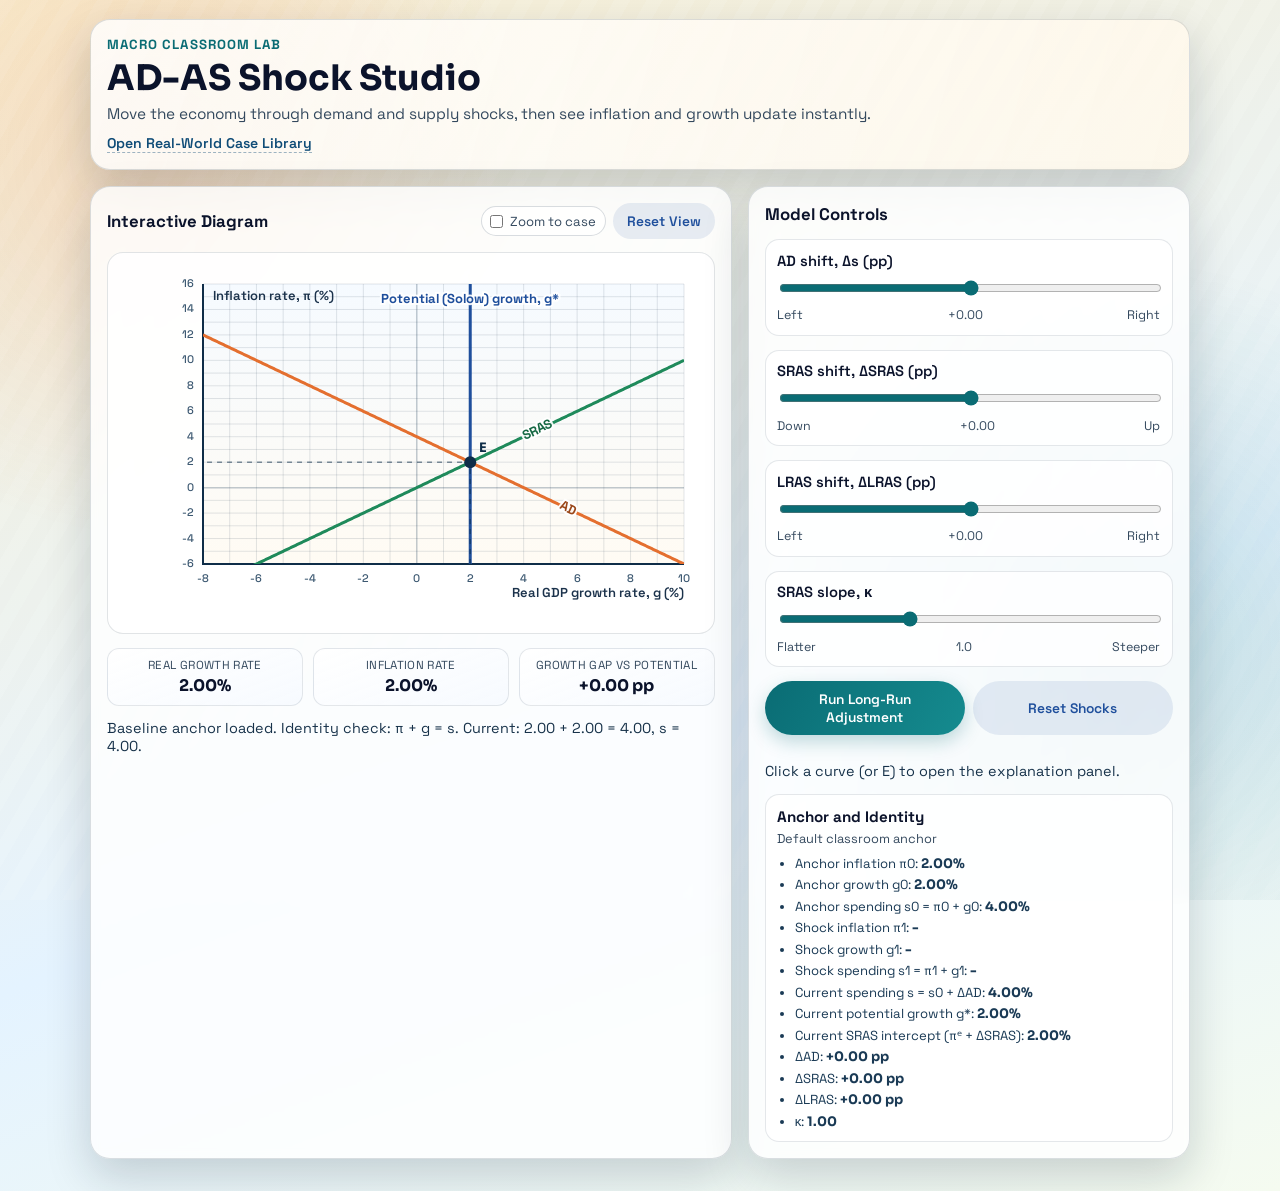
<file: index.html>
﻿<!doctype html>
<html lang="en">
<head>
  <meta charset="UTF-8">
  <meta name="viewport" content="width=device-width, initial-scale=1.0">
  <title>AD-AS Shock Lab</title>
  <link rel="preconnect" href="https://fonts.googleapis.com">
  <link rel="preconnect" href="https://fonts.gstatic.com" crossorigin>
  <link href="https://fonts.googleapis.com/css2?family=Space+Grotesk:wght@400;500;700&family=Sora:wght@600;700&display=swap" rel="stylesheet">
  <link rel="stylesheet" href="style.css">
</head>
<body>
  <div class="backdrop"></div>
  <main class="app">
    <header class="hero fade-up">
      <p class="tag">Macro Classroom Lab</p>
      <h1>AD-AS Shock Studio</h1>
      <p class="subtitle">Move the economy through demand and supply shocks, then see inflation and growth update instantly.</p>
      <a class="cases-link" href="cases.html">Open Real-World Case Library</a>
    </header>

    <section class="card graph-card fade-up" aria-label="AD-AS graph and equilibrium outcomes">
      <div class="graph-topbar">
        <h2>Interactive Diagram</h2>
        <div class="view-tools">
          <label class="switch-inline" for="autoZoomToggle">
            <input id="autoZoomToggle" type="checkbox">
            <span>Zoom to case</span>
          </label>
          <button id="resetViewBtn" class="ghost" type="button">Reset View</button>
        </div>
      </div>
      <div class="graph-wrap">
        <canvas id="adasCanvas" width="900" height="560" aria-label="AD-AS graph"></canvas>
      </div>
      <div class="outcomes" aria-live="polite">
        <article>
          <p>Real Growth Rate</p>
          <strong id="outputValue">2.0%</strong>
        </article>
        <article>
          <p>Inflation Rate</p>
          <strong id="priceValue">2.0%</strong>
        </article>
        <article>
          <p>Growth Gap vs Potential</p>
          <strong id="gapValue">0.0 pp</strong>
        </article>
      </div>
      <p id="scenarioText" class="scenario-text">Baseline economy at long-run equilibrium.</p>
    </section>

    <section class="card controls-card fade-up" aria-label="Model controls and explanations">
      <h2>Model Controls</h2>

      <div class="control-row">
        <label for="adShift">AD shift, Δs (pp)</label>
        <input id="adShift" type="range" min="-20" max="20" value="0" step="0.25">
        <div class="mini-scale"><span>Left</span><span id="adShiftValue">0</span><span>Right</span></div>
      </div>

      <div class="control-row">
        <label for="srasShift">SRAS shift, ΔSRAS (pp)</label>
        <input id="srasShift" type="range" min="-20" max="20" value="0" step="0.25">
        <div class="mini-scale"><span>Down</span><span id="srasShiftValue">0</span><span>Up</span></div>
      </div>

      <div class="control-row">
        <label for="lrasShift">LRAS shift, ΔLRAS (pp)</label>
        <input id="lrasShift" type="range" min="-6" max="6" value="0" step="0.25">
        <div class="mini-scale"><span>Left</span><span id="lrasShiftValue">0</span><span>Right</span></div>
      </div>

      <div class="control-row">
        <label for="kappaSlope">SRAS slope, κ</label>
        <input id="kappaSlope" type="range" min="0.5" max="2.0" value="1.0" step="0.1">
        <div class="mini-scale"><span>Flatter</span><span id="kappaValue">1.0</span><span>Steeper</span></div>
      </div>

      <div class="button-row controls-actions">
        <button id="runLongRunBtn" type="button" class="pill">Run Long-Run Adjustment</button>
        <button id="resetBtn" type="button" class="ghost">Reset Shocks</button>
      </div>
      <p id="adjustmentText" class="challenge-text">Click a curve (or E) to open the explanation panel.</p>

      <div class="macro-inputs" aria-label="Model anchor inputs">
        <h3>Anchor and Identity</h3>
        <p id="baselineDateText">Anchor-year baseline</p>
        <ul>
          <li>Anchor inflation π0: <strong id="anchorPiValue">2.00%</strong></li>
          <li>Anchor growth g0: <strong id="anchorGrowthValue">2.00%</strong></li>
          <li>Anchor spending s0 = π0 + g0: <strong id="anchorSpendingValue">4.00%</strong></li>
          <li>Shock inflation π1: <strong id="shockPiValue">-</strong></li>
          <li>Shock growth g1: <strong id="shockGrowthValue">-</strong></li>
          <li>Shock spending s1 = π1 + g1: <strong id="shockSpendingValue">-</strong></li>
          <li>Current spending s = s0 + ΔAD: <strong id="adGrowthValue">4.00%</strong></li>
          <li>Current potential growth g*: <strong id="potentialGrowthValue">2.00%</strong></li>
          <li>Current SRAS intercept (πᵉ + ΔSRAS): <strong id="expInflValue">2.00%</strong></li>
          <li>ΔAD: <strong id="deltaAdPanelValue">+0.00 pp</strong></li>
          <li>ΔSRAS: <strong id="deltaSrasPanelValue">+0.00 pp</strong></li>
          <li>ΔLRAS: <strong id="deltaLrasPanelValue">+0.00 pp</strong></li>
          <li>κ: <strong id="kappaPanelValue">1.00</strong></li>
        </ul>
      </div>

      <section id="explanationPanel" class="explanation-panel" aria-label="Curve explanation" hidden>
        <div class="explanation-head">
          <h3 id="explanationTitle">Explanation</h3>
          <div class="explain-toggle">
            <button id="showMathBtn" type="button" class="ghost is-active">Show Math</button>
            <button id="showStoryBtn" type="button" class="ghost">Show Story</button>
          </div>
        </div>
        <p id="explanationEquation" class="explanation-equation"></p>
        <div id="explanationBody" class="explanation-body"></div>
      </section>
    </section>
  </main>

  <script type="module" src="app.js"></script>
</body>
</html>
</file>
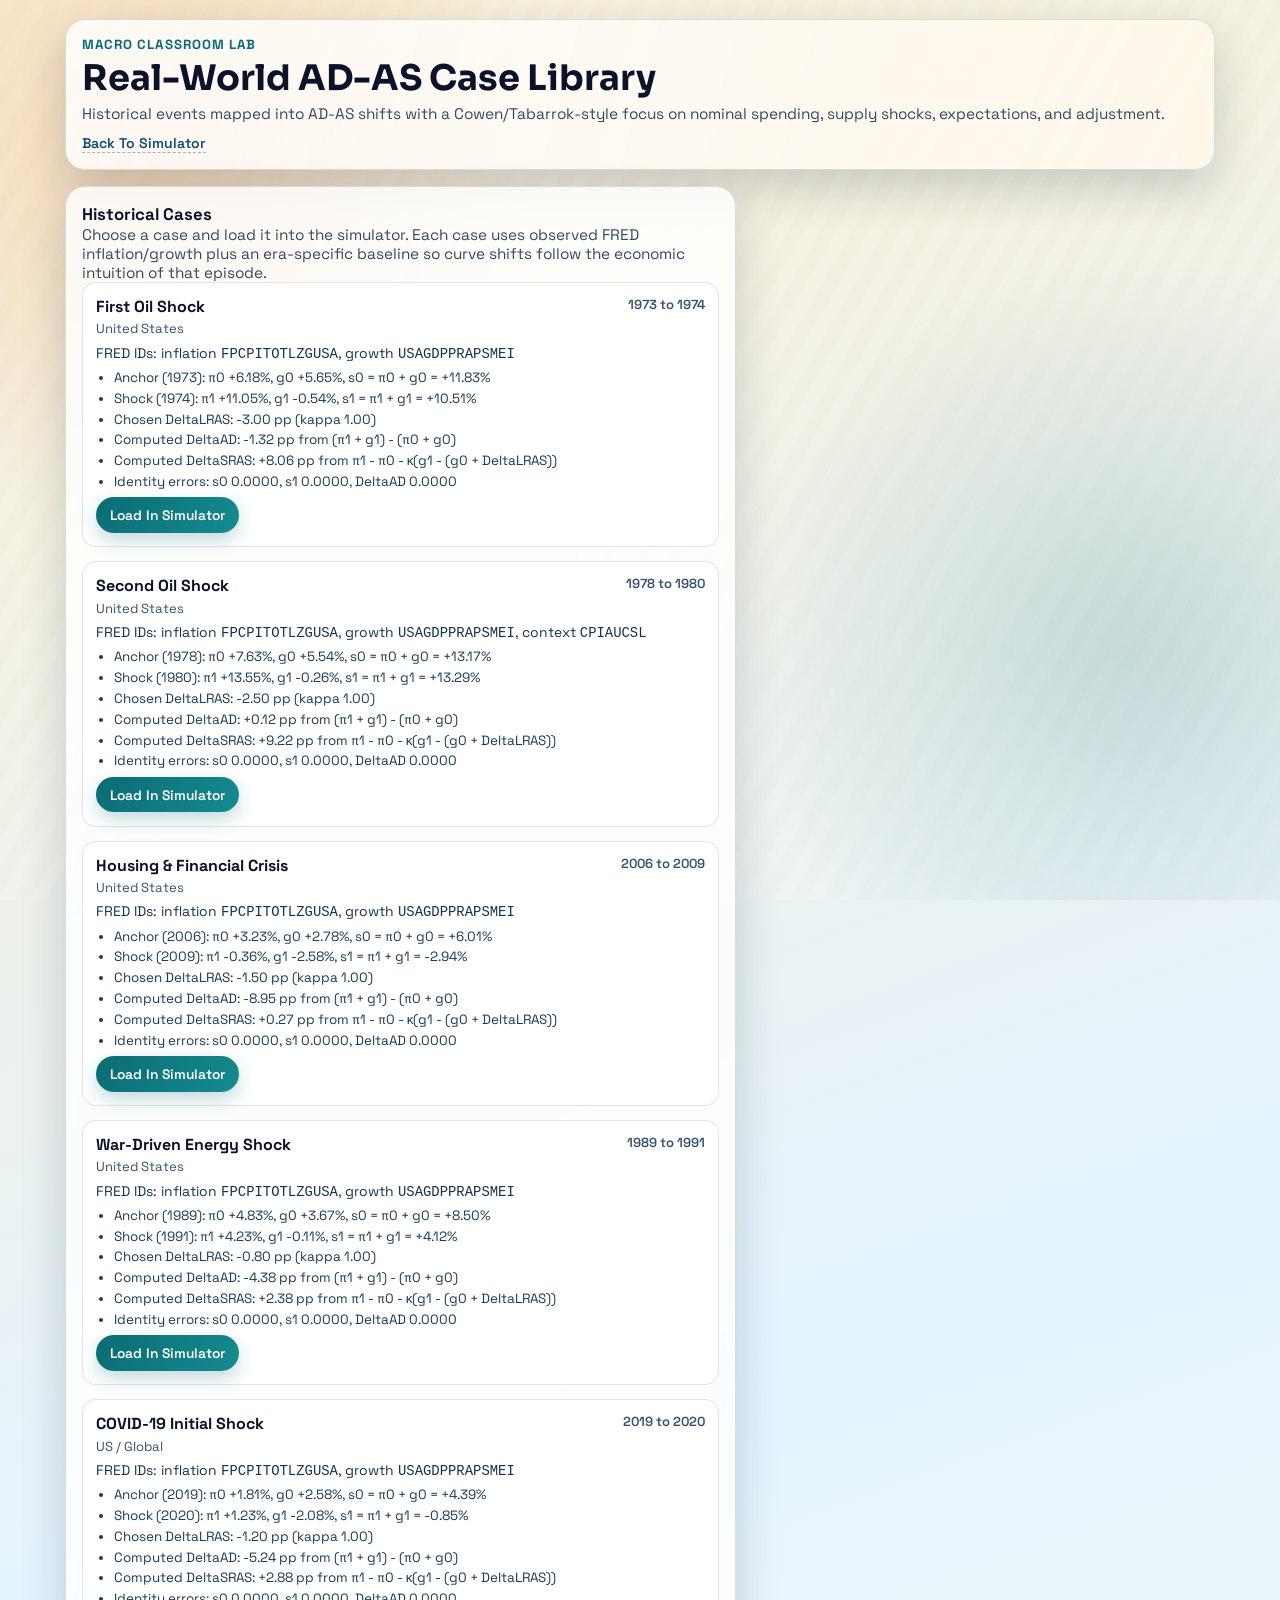
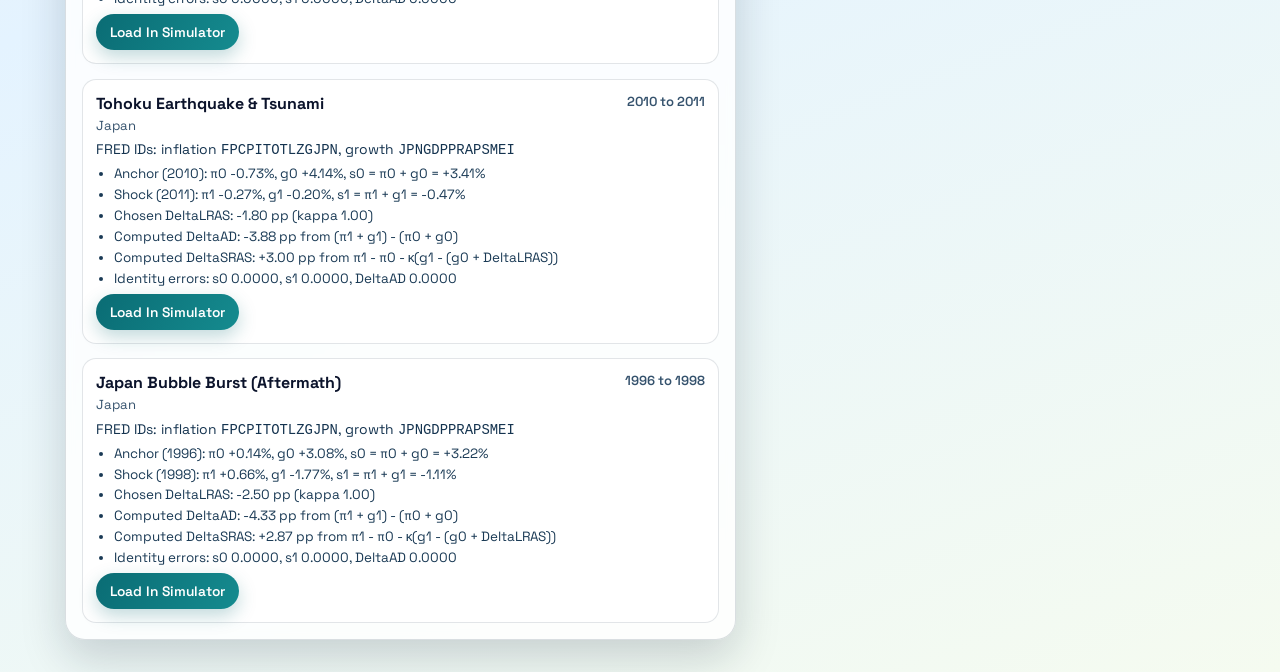
<file: cases.html>
<!doctype html>
<html lang="en">
<head>
  <meta charset="UTF-8">
  <meta name="viewport" content="width=device-width, initial-scale=1.0">
  <title>AD-AS Case Library</title>
  <link rel="preconnect" href="https://fonts.googleapis.com">
  <link rel="preconnect" href="https://fonts.gstatic.com" crossorigin>
  <link href="https://fonts.googleapis.com/css2?family=Space+Grotesk:wght@400;500;700&family=Sora:wght@600;700&display=swap" rel="stylesheet">
  <link rel="stylesheet" href="style.css">
</head>
<body class="cases-page">
  <div class="backdrop"></div>
  <main class="app">
    <header class="hero fade-up">
      <p class="tag">Macro Classroom Lab</p>
      <h1>Real-World AD-AS Case Library</h1>
      <p class="subtitle">Historical events mapped into AD-AS shifts with a Cowen/Tabarrok-style focus on nominal spending, supply shocks, expectations, and adjustment.</p>
      <a class="cases-link" href="index.html">Back To Simulator</a>
    </header>

    <section class="card fade-up" aria-label="Historical AD-AS case cards">
      <h2>Historical Cases</h2>
      <p class="subtitle">Choose a case and load it into the simulator. Each case uses observed FRED inflation/growth plus an era-specific baseline so curve shifts follow the economic intuition of that episode.</p>
      <div id="caseGrid" class="case-grid"></div>
    </section>
  </main>

  <script type="module" src="cases.js"></script>
</body>
</html>
</file>
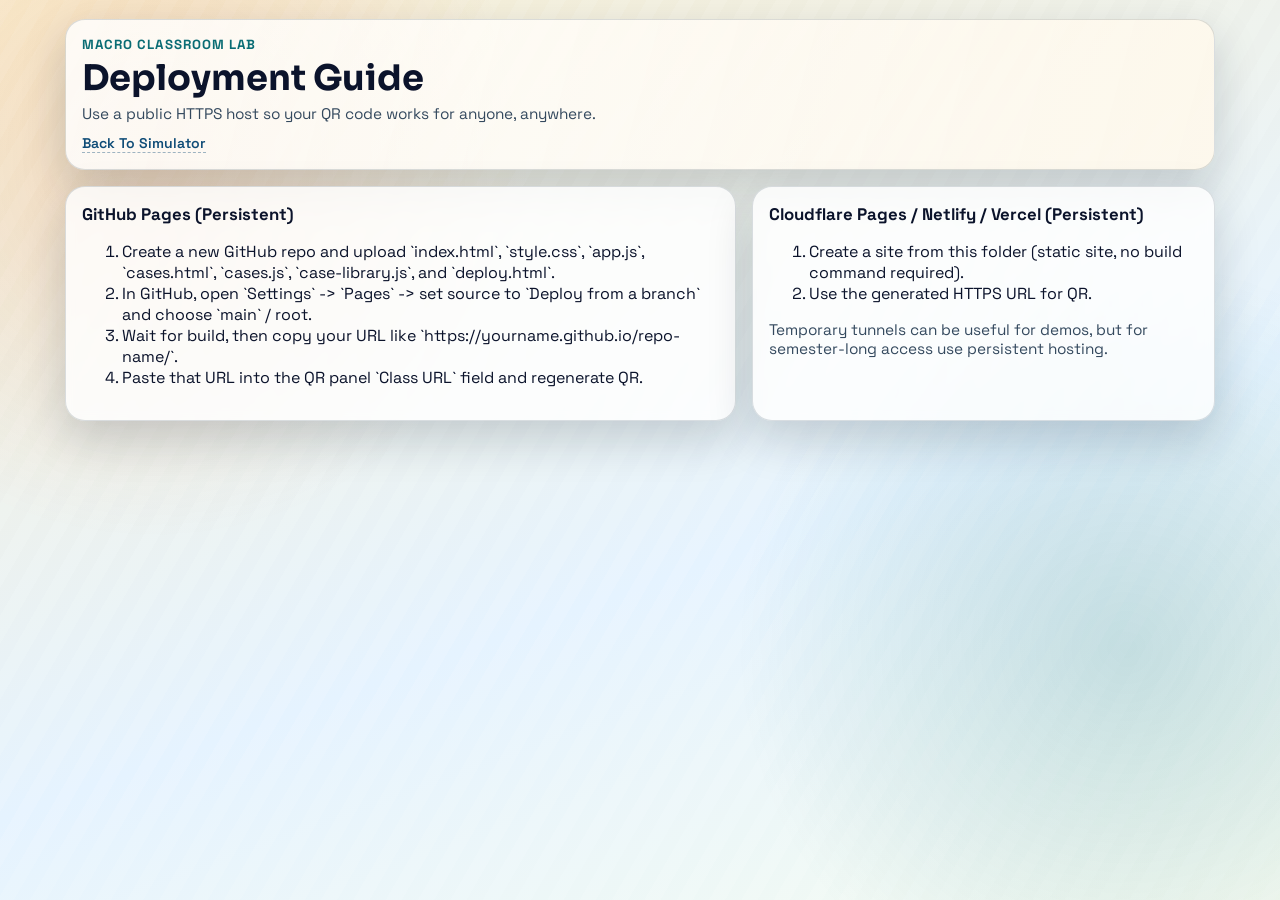
<file: deploy.html>
<!doctype html>
<html lang="en">
<head>
  <meta charset="UTF-8">
  <meta name="viewport" content="width=device-width, initial-scale=1.0">
  <title>Deploy AD-AS Shock Studio</title>
  <link rel="preconnect" href="https://fonts.googleapis.com">
  <link rel="preconnect" href="https://fonts.gstatic.com" crossorigin>
  <link href="https://fonts.googleapis.com/css2?family=Space+Grotesk:wght@400;500;700&family=Sora:wght@600;700&display=swap" rel="stylesheet">
  <link rel="stylesheet" href="style.css">
</head>
<body class="cases-page">
  <div class="backdrop"></div>
  <main class="app">
    <header class="hero fade-up">
      <p class="tag">Macro Classroom Lab</p>
      <h1>Deployment Guide</h1>
      <p class="subtitle">Use a public HTTPS host so your QR code works for anyone, anywhere.</p>
      <a class="cases-link" href="index.html">Back To Simulator</a>
    </header>

    <section class="card fade-up">
      <h2>GitHub Pages (Persistent)</h2>
      <ol>
        <li>Create a new GitHub repo and upload `index.html`, `style.css`, `app.js`, `cases.html`, `cases.js`, `case-library.js`, and `deploy.html`.</li>
        <li>In GitHub, open `Settings` -> `Pages` -> set source to `Deploy from a branch` and choose `main` / root.</li>
        <li>Wait for build, then copy your URL like `https://yourname.github.io/repo-name/`.</li>
        <li>Paste that URL into the QR panel `Class URL` field and regenerate QR.</li>
      </ol>
    </section>

    <section class="card fade-up">
      <h2>Cloudflare Pages / Netlify / Vercel (Persistent)</h2>
      <ol>
        <li>Create a site from this folder (static site, no build command required).</li>
        <li>Use the generated HTTPS URL for QR.</li>
      </ol>
      <p class="subtitle">Temporary tunnels can be useful for demos, but for semester-long access use persistent hosting.</p>
    </section>
  </main>
</body>
</html>
</file>
<file: style.css>
﻿:root {
  --ink: #0b132b;
  --muted: #34495e;
  --card: rgba(255, 255, 255, 0.82);
  --card-border: rgba(16, 41, 64, 0.15);
  --teal: #0a6c74;
  --orange: #e46f2f;
  --green: #1f8a5b;
  --blue: #1f4f9c;
  --paper: #f8f4ea;
  --shadow: 0 18px 45px rgba(10, 28, 44, 0.18);
}

* {
  box-sizing: border-box;
}

body {
  margin: 0;
  min-height: 100vh;
  font-family: "Space Grotesk", "Segoe UI", sans-serif;
  color: var(--ink);
  background: linear-gradient(160deg, #f9eecf 0%, #e4f3ff 60%, #f5fbf0 100%);
}

.backdrop {
  position: fixed;
  inset: 0;
  z-index: -1;
  background:
    radial-gradient(circle at 12% 18%, rgba(228, 111, 47, 0.18), transparent 28%),
    radial-gradient(circle at 88% 72%, rgba(10, 108, 116, 0.18), transparent 30%),
    repeating-linear-gradient(
      120deg,
      rgba(255, 255, 255, 0.15) 0,
      rgba(255, 255, 255, 0.15) 14px,
      rgba(255, 255, 255, 0.05) 14px,
      rgba(255, 255, 255, 0.05) 28px
    );
}

.app {
  width: min(1100px, 92vw);
  margin: 0 auto;
  padding: 1.2rem 0 2rem;
  display: grid;
  gap: 1rem;
}

.hero {
  background: linear-gradient(105deg, rgba(255, 255, 255, 0.82), rgba(255, 248, 235, 0.88));
  border: 1px solid var(--card-border);
  box-shadow: var(--shadow);
  border-radius: 20px;
  padding: 1rem;
}

.tag {
  margin: 0;
  color: var(--teal);
  font-size: 0.83rem;
  letter-spacing: 0.08em;
  text-transform: uppercase;
  font-weight: 700;
}

.hero h1 {
  margin: 0.32rem 0;
  font-family: "Sora", "Space Grotesk", sans-serif;
  font-size: clamp(1.4rem, 4.8vw, 2.2rem);
  line-height: 1.15;
}

.subtitle {
  margin: 0;
  color: var(--muted);
  font-size: 0.96rem;
}

.cases-link {
  display: inline-block;
  margin-top: 0.7rem;
  color: #0f4c77;
  font-size: 0.88rem;
  font-weight: 600;
  text-decoration: none;
  border-bottom: 1px dashed rgba(15, 76, 119, 0.4);
}

.cases-link:hover {
  color: #0c3a5b;
  border-bottom-color: rgba(12, 58, 91, 0.6);
}

.card {
  background: var(--card);
  border: 1px solid var(--card-border);
  border-radius: 20px;
  box-shadow: var(--shadow);
  padding: 1rem;
  backdrop-filter: blur(4px);
}

.graph-topbar {
  display: flex;
  align-items: center;
  justify-content: space-between;
  gap: 0.8rem;
  margin-bottom: 0.8rem;
  flex-wrap: wrap;
}

.view-tools {
  display: flex;
  gap: 0.45rem;
  align-items: center;
  flex-wrap: wrap;
}

.switch-inline {
  display: inline-flex;
  align-items: center;
  gap: 0.42rem;
  font-size: 0.82rem;
  color: var(--muted);
  background: rgba(255, 255, 255, 0.78);
  border: 1px solid rgba(16, 41, 64, 0.16);
  border-radius: 999px;
  padding: 0.35rem 0.55rem;
}

.switch-inline input {
  margin: 0;
}

h2 {
  margin: 0;
  font-size: 1.05rem;
}

.pill,
.ghost,
.preset {
  border: none;
  border-radius: 999px;
  padding: 0.56rem 0.86rem;
  font-family: inherit;
  font-weight: 600;
  font-size: 0.86rem;
  cursor: pointer;
  transition: transform 150ms ease, box-shadow 150ms ease, background 180ms ease;
}

.pill {
  background: linear-gradient(120deg, #0a6c74, #158b8f);
  color: #fff;
  box-shadow: 0 7px 18px rgba(10, 108, 116, 0.25);
}

.pill:active,
.preset:active,
.ghost:active {
  transform: translateY(1px);
}

.pill:disabled,
.ghost:disabled,
.preset:disabled {
  cursor: not-allowed;
  opacity: 0.62;
}

.ghost {
  background: rgba(31, 79, 156, 0.1);
  color: var(--blue);
}

.preset {
  background: rgba(228, 111, 47, 0.12);
  color: #8e3d16;
}

.graph-wrap {
  background: rgba(255, 255, 255, 0.82);
  border-radius: 16px;
  padding: 0.45rem;
  border: 1px solid rgba(10, 33, 55, 0.12);
}

canvas {
  display: block;
  width: 100%;
  height: auto;
  border-radius: 12px;
}

.outcomes {
  margin-top: 0.86rem;
  display: grid;
  grid-template-columns: repeat(3, minmax(0, 1fr));
  gap: 0.62rem;
}

.outcomes article {
  background: linear-gradient(160deg, rgba(255, 255, 255, 0.95), rgba(246, 250, 255, 0.9));
  border: 1px solid rgba(16, 41, 64, 0.11);
  border-radius: 12px;
  padding: 0.58rem;
  text-align: center;
}

.outcomes p {
  margin: 0;
  color: var(--muted);
  font-size: 0.73rem;
  letter-spacing: 0.03em;
  text-transform: uppercase;
}

.outcomes strong {
  display: block;
  margin-top: 0.15rem;
  font-family: "Sora", "Space Grotesk", sans-serif;
  font-size: 1rem;
}

.scenario-text,
.challenge-text {
  margin: 0.8rem 0 0;
  font-size: 0.9rem;
  color: #17324a;
}

.answer-text {
  margin: 0.58rem 0 0;
  font-size: 0.86rem;
  color: #1b3e5f;
  background: rgba(233, 245, 255, 0.8);
  border: 1px solid rgba(27, 62, 95, 0.16);
  border-radius: 10px;
  padding: 0.55rem 0.62rem;
}

.qr-tools {
  margin-top: 0.2rem;
  border: 1px solid rgba(16, 41, 64, 0.11);
  border-radius: 14px;
  padding: 0.72rem;
  background: rgba(255, 255, 255, 0.8);
}

.qr-tools-head {
  display: flex;
  align-items: center;
  justify-content: space-between;
  gap: 0.6rem;
}

.qr-tools h3 {
  margin: 0;
  font-size: 0.95rem;
}

.qr-panel {
  margin-top: 0.68rem;
  display: grid;
  gap: 0.52rem;
}

.qr-panel[hidden] {
  display: none;
}

.qr-panel label {
  font-size: 0.85rem;
  color: var(--muted);
}

.url-input {
  width: 100%;
  border: 1px solid rgba(16, 41, 64, 0.25);
  border-radius: 10px;
  padding: 0.58rem 0.65rem;
  font-family: inherit;
  font-size: 0.88rem;
  color: var(--ink);
  background: rgba(255, 255, 255, 0.96);
}

.url-input:focus {
  outline: 2px solid rgba(10, 108, 116, 0.25);
  border-color: var(--teal);
}

.qr-row {
  margin-top: 0.12rem;
}

.qr-image {
  width: min(100%, 280px);
  border: 1px solid rgba(16, 41, 64, 0.14);
  border-radius: 12px;
  background: #fff;
  padding: 0.4rem;
}

.qr-status {
  margin: 0;
  color: #1a3a55;
  font-size: 0.84rem;
}

.qr-hint {
  margin: 0;
  color: #35526d;
  font-size: 0.78rem;
  line-height: 1.35;
}

.controls-card {
  display: grid;
  gap: 0.88rem;
}

.control-row {
  background: rgba(255, 255, 255, 0.8);
  border-radius: 14px;
  border: 1px solid rgba(16, 41, 64, 0.11);
  padding: 0.72rem;
}

.control-row label {
  display: block;
  margin-bottom: 0.52rem;
  font-weight: 600;
  font-size: 0.92rem;
}

input[type="range"] {
  width: 100%;
  accent-color: var(--teal);
}

.mini-scale {
  display: flex;
  justify-content: space-between;
  align-items: center;
  margin-top: 0.38rem;
  font-size: 0.78rem;
  color: var(--muted);
}

.button-row {
  display: grid;
  grid-template-columns: repeat(2, minmax(0, 1fr));
  gap: 0.5rem;
}

.controls-actions .pill,
.controls-actions .ghost {
  min-height: 42px;
}

.secondary {
  margin-top: -0.2rem;
}

.policy-lab {
  border: 1px solid rgba(16, 41, 64, 0.11);
  border-radius: 14px;
  padding: 0.72rem;
  background: rgba(255, 255, 255, 0.8);
}

.policy-lab h3 {
  margin: 0 0 0.52rem;
  font-size: 0.95rem;
}

.macro-inputs {
  border: 1px solid rgba(16, 41, 64, 0.11);
  border-radius: 14px;
  padding: 0.72rem;
  background: rgba(255, 255, 255, 0.8);
}

.macro-inputs h3 {
  margin: 0;
  font-size: 0.95rem;
}

#baselineDateText {
  margin: 0.28rem 0 0.5rem;
  color: var(--muted);
  font-size: 0.8rem;
}

.macro-inputs ul {
  margin: 0;
  padding-left: 1.1rem;
  display: grid;
  gap: 0.28rem;
  color: #1a3a55;
  font-size: 0.82rem;
}

.macro-inputs strong {
  font-family: "Sora", "Space Grotesk", sans-serif;
  font-weight: 700;
}

.explanation-panel {
  border: 1px solid rgba(16, 41, 64, 0.11);
  border-radius: 14px;
  padding: 0.72rem;
  background: rgba(255, 255, 255, 0.84);
  display: grid;
  gap: 0.55rem;
}

.explanation-panel[hidden] {
  display: none;
}

.explanation-head {
  display: flex;
  align-items: center;
  justify-content: space-between;
  gap: 0.6rem;
  flex-wrap: wrap;
}

.explanation-head h3 {
  margin: 0;
  font-size: 0.95rem;
}

.explain-toggle {
  display: flex;
  gap: 0.4rem;
  flex-wrap: wrap;
}

.explain-toggle .ghost {
  padding: 0.42rem 0.72rem;
  font-size: 0.8rem;
}

.ghost.is-active {
  background: rgba(10, 108, 116, 0.17);
  color: #0b4b4f;
}

.explanation-equation {
  margin: 0;
  font-family: "Sora", "Space Grotesk", sans-serif;
  font-size: 0.92rem;
  color: #10324d;
}

.explanation-body {
  display: grid;
  gap: 0.45rem;
  color: #17324a;
  font-size: 0.84rem;
}

.explanation-body p {
  margin: 0;
}

.explanation-body ul {
  margin: 0;
  padding-left: 1.05rem;
  display: grid;
  gap: 0.2rem;
}

.explanation-body h4 {
  margin: 0;
  font-size: 0.84rem;
}

.cases-page .app {
  width: min(1150px, 94vw);
}

.case-grid {
  display: grid;
  gap: 0.88rem;
}

.case-card {
  border: 1px solid rgba(16, 41, 64, 0.12);
  border-radius: 14px;
  background: rgba(255, 255, 255, 0.85);
  padding: 0.82rem;
}

.case-head {
  display: flex;
  justify-content: space-between;
  gap: 0.5rem;
  align-items: flex-start;
}

.case-head h3 {
  margin: 0;
  font-size: 1rem;
}

.case-years {
  color: #35526d;
  font-size: 0.82rem;
  font-weight: 600;
  white-space: nowrap;
}

.case-country {
  margin: 0.2rem 0 0.4rem;
  color: #35526d;
  font-size: 0.82rem;
}

.case-summary {
  margin: 0;
  color: #14334f;
  font-size: 0.87rem;
}

.case-notes {
  margin: 0.45rem 0;
  padding-left: 1.1rem;
  color: #1a3a55;
  font-size: 0.84rem;
  display: grid;
  gap: 0.24rem;
}

.case-actions {
  display: flex;
  gap: 0.45rem;
  flex-wrap: wrap;
}

.fade-up {
  opacity: 0;
  transform: translateY(10px);
  animation: fadeUp 440ms ease forwards;
}

.fade-up:nth-child(2) {
  animation-delay: 120ms;
}

.fade-up:nth-child(3) {
  animation-delay: 200ms;
}

@keyframes fadeUp {
  to {
    opacity: 1;
    transform: translateY(0);
  }
}

@media (min-width: 920px) {
  .app {
    grid-template-columns: 1.45fr 1fr;
    grid-template-areas:
      "hero hero"
      "graph controls";
  }

  .hero {
    grid-area: hero;
  }

  .graph-card {
    grid-area: graph;
  }

  .controls-card {
    grid-area: controls;
    align-content: start;
  }
}

@media (max-width: 460px) {
  .button-row {
    grid-template-columns: 1fr;
  }

  .outcomes {
    grid-template-columns: 1fr;
  }

  .app {
    width: 94vw;
  }
}
</file>
